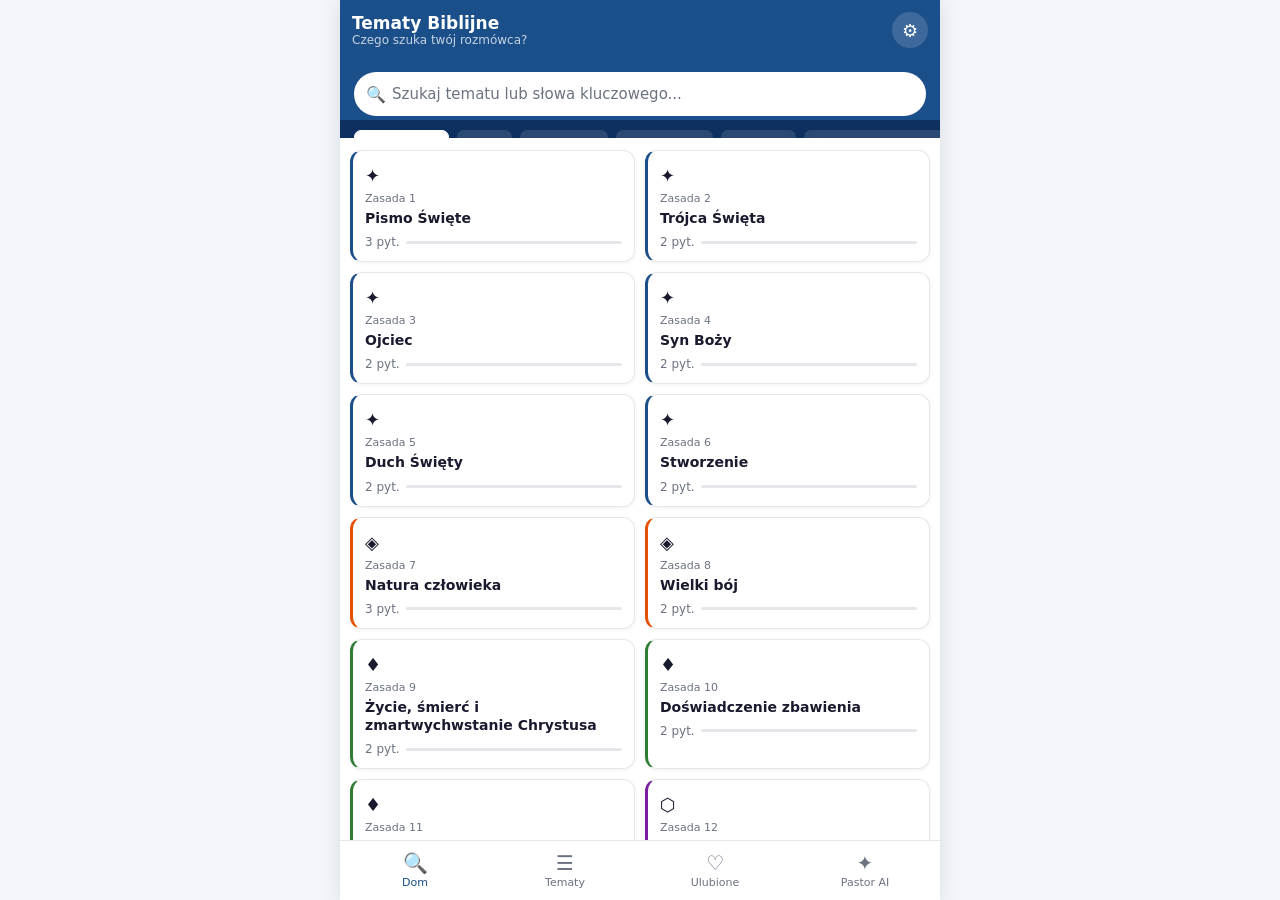
<file: index.html>
<!DOCTYPE html>
<html lang="pl">
<head>
  <meta charset="UTF-8">
  <meta name="viewport" content="width=device-width, initial-scale=1.0, viewport-fit=cover">
  <meta name="theme-color" content="#1B4F8A">
  <meta name="mobile-web-app-capable" content="yes">
  <meta name="apple-mobile-web-app-capable" content="yes">
  <meta name="apple-mobile-web-app-status-bar-style" content="black-translucent">
  <meta name="apple-mobile-web-app-title" content="Tematy Biblijne">
  <title>Tematy Biblijne</title>
  <link rel="manifest" href="manifest.json">
  <link rel="stylesheet" href="styles.css">
</head>
<body>

<!-- ══════════════ APP SHELL ══════════════ -->
<div class="app-wrap">

  <!-- Top Bar -->
  <header class="top-bar">
    <button class="top-bar-back" id="back-btn" onclick="goBack()" aria-label="Wróć">‹</button>
    <div class="top-bar-content">
      <div class="top-bar-title" id="top-title">Tematy Biblijne</div>
      <div class="top-bar-subtitle" id="top-subtitle">Czego szuka twój rozmówca?</div>
    </div>
    <button class="top-bar-settings" id="settings-btn" onclick="openSettings()" aria-label="Ustawienia">⚙</button>
  </header>

  <!-- Screens -->
  <main class="screens-wrap">

    <!-- ── Home Screen ── -->
    <div id="screen-home" class="screen active">
      <div class="search-wrap">
        <div class="search-input-wrap">
          <span class="search-icon">🔍</span>
          <input type="search" id="search-input" class="search-input"
            placeholder="Szukaj tematu lub słowa kluczowego..."
            autocomplete="off" autocorrect="off" spellcheck="false"
            oninput="onSearch(this.value)">
        </div>
      </div>
      <div class="category-chips-wrap" id="category-chips"></div>
      <div class="topics-grid" id="topics-grid"></div>
    </div>

    <!-- ── Questions Screen ── -->
    <div id="screen-questions" class="screen">
      <div class="questions-header">
        <div class="questions-zasada-title" id="q-zasada-title"></div>
        <span class="questions-chip" id="q-kategoria-chip"></span>
      </div>
      <div class="questions-list" id="questions-list"></div>
      <div class="ai-bar">
        <button class="ai-bar-btn" onclick="openChatFromTopic()">✦ Zapytaj Pastora AI o tę zasadę</button>
      </div>
    </div>

    <!-- ── Verse Screen ── -->
    <div id="screen-verse" class="screen">
      <div class="verse-screen-inner">
        <!-- Top: verse list -->
        <div class="verse-list-panel" id="verse-list-panel"></div>

        <!-- Bottom: verse detail -->
        <div class="verse-detail-panel">
          <div class="verse-empty" id="verse-empty">Wybierz tekst biblijny powyżej</div>

          <div id="verse-detail" style="display:none; flex-direction:column; flex:1; min-height:0;">
            <div class="verse-detail-content">
              <div class="verse-ref-label" id="d-ref"></div>
              <div class="verse-bible-text" id="d-text"></div>
              <div class="verse-comment-block">
                <span class="verse-comment-label">Komentarz</span>
                <div class="verse-comment-text" id="d-comment"></div>
              </div>
            </div>
            <div class="verse-nav-row">
              <button class="verse-nav-btn" id="prev-btn" onclick="moveVerse(-1)" disabled>‹</button>
              <button class="verse-nav-close" onclick="closeVerseDetail()">✕</button>
              <button class="verse-nav-btn" id="next-btn" onclick="moveVerse(1)" disabled>›</button>
            </div>
          </div>

          <button class="btn-show-guest" id="guest-btn" onclick="openGuestMode()" disabled>
            POKAŻ ROZMÓWCY ▶
          </button>
        </div>
      </div>
    </div>

    <!-- ── Chat Screen ── -->
    <div id="screen-chat" class="screen">
      <div class="chat-inner">
        <div class="chat-messages" id="chat-messages"></div>
        <div class="chat-chips-wrap" id="chat-chips"></div>
        <div class="chat-input-bar">
          <input type="text" id="chat-input" class="chat-input"
            placeholder="Twoje pytanie..."
            onkeydown="if(event.key==='Enter')sendChat()">
          <button class="chat-send-btn" id="chat-send-btn" onclick="sendChat()">➤</button>
        </div>
      </div>
    </div>

    <!-- ── Favorites Screen ── -->
    <div id="screen-favorites" class="screen">
      <div class="favorites-placeholder">
        <div class="favorites-placeholder-icon">♡</div>
        <div class="favorites-placeholder-title">Ulubione wersety</div>
        <div class="favorites-placeholder-desc">
          Funkcja zapisywania ulubionych wersetów<br>
          będzie dostępna w kolejnej wersji.
        </div>
      </div>
    </div>

    <!-- ── Settings Screen ── -->
    <div id="screen-settings" class="screen">
      <div class="settings-section">
        <div class="settings-section-title">Pastor AI</div>
        <div class="settings-row">
          <div class="settings-label">Klucz API Anthropic</div>
          <div class="settings-desc">
            Klucz API jest przechowywany lokalnie na tym urządzeniu.
            Uzyskaj klucz na console.anthropic.com
          </div>
          <input type="password" id="api-key-input" class="settings-input"
            placeholder="sk-ant-api03-…" autocomplete="off" autocorrect="off">
          <button class="btn-primary" onclick="saveApiKey()">Zapisz klucz API</button>
          <button class="btn-danger" id="clear-api-btn" onclick="clearApiKey()" style="display:none">
            Wyczyść klucz API
          </button>
          <div id="api-key-status" style="font-size:12px;color:var(--muted)"></div>
        </div>
      </div>

      <div class="settings-section" style="margin-top:12px">
        <div class="settings-section-title">Tryb rozmówcy</div>
        <div class="settings-row">
          <div class="toggle-row">
            <div>
              <div class="settings-label">Pokaż komentarz rozmówcy</div>
              <div class="settings-desc">Czy rozmówca widzi komentarz pod wersetem</div>
            </div>
            <div class="toggle" id="comment-toggle" onclick="toggleCommentSetting()"></div>
          </div>
        </div>
      </div>

      <div style="height:20px"></div>
    </div>

  </main><!-- /screens-wrap -->

  <!-- Bottom Nav -->
  <nav class="bottom-nav" id="bottom-nav">
    <button class="nav-tab active" id="tab-home" onclick="navTo('home')">
      <span class="nav-icon">🔍</span>
      <span>Dom</span>
    </button>
    <button class="nav-tab" id="tab-topics" onclick="navTo('topics')">
      <span class="nav-icon">☰</span>
      <span>Tematy</span>
    </button>
    <button class="nav-tab" id="tab-favorites" onclick="navTo('favorites')">
      <span class="nav-icon">♡</span>
      <span>Ulubione</span>
    </button>
    <button class="nav-tab" id="tab-ai" onclick="navTo('chat')">
      <span class="nav-icon">✦</span>
      <span>Pastor AI</span>
    </button>
  </nav>

</div><!-- /app-wrap -->

<!-- ══════════════ GUEST MODE OVERLAY ══════════════ -->
<div id="guest-overlay" class="guest-overlay hidden">
  <div class="guest-ref" id="guest-ref"></div>
  <div class="guest-text" id="guest-text"></div>
  <hr class="guest-divider">
  <div class="guest-comment" id="guest-comment"></div>
  <button class="guest-back" onclick="exitGuestMode()">Wróć</button>
</div>

<!-- ══════════════ SW UPDATE TOAST ══════════════ -->
<div id="sw-toast" class="sw-toast hidden">
  Dostępna nowa wersja –
  <a onclick="location.reload()">odśwież</a>
</div>

<script src="data.js"></script>
<script src="app.js"></script>
</body>
</html>
</file>
<file: styles.css>
/* styles.css – Tematy Biblijne Design System */

/* ── CSS Variables ── */
:root {
  --navy:       #1B4F8A;
  --navy-dark:  #0D3060;
  --navy-light: #E8F0FB;
  --gold:       #B8860B;
  --gold-light: #FFF8DC;
  --bg:         #F2F5F9;
  --card:       #FFFFFF;
  --text:       #1A1A2E;
  --muted:      #6B7280;
  --border:     #E5E7EB;

  --top-bar-h:  60px;
  --bottom-nav-h: 60px;
  --font-ui:    -apple-system, system-ui, BlinkMacSystemFont, "Segoe UI", sans-serif;
  --font-bible: Georgia, "Times New Roman", serif;
}

/* ── Reset & Base ── */
*, *::before, *::after { box-sizing: border-box; margin: 0; padding: 0; }

html, body {
  height: 100%;
  overflow: hidden;
  background: var(--bg);
  color: var(--text);
  font-family: var(--font-ui);
  font-size: 15px;
  -webkit-tap-highlight-color: transparent;
}

button { cursor: pointer; font-family: var(--font-ui); border: none; background: none; }
input  { font-family: var(--font-ui); }
a      { color: inherit; }

/* ── App Shell ── */
.app-wrap {
  max-width: 600px;
  margin: 0 auto;
  height: 100vh;
  display: flex;
  flex-direction: column;
  background: var(--card);
  position: relative;
  overflow: hidden;
  box-shadow: 0 0 20px rgba(0,0,0,.1);
}

/* ── Top Bar ── */
.top-bar {
  flex-shrink: 0;
  background: var(--navy);
  color: #fff;
  height: var(--top-bar-h);
  display: flex;
  align-items: center;
  padding: 0 12px;
  gap: 8px;
  z-index: 10;
}

.top-bar-back {
  width: 36px;
  height: 36px;
  display: none;
  align-items: center;
  justify-content: center;
  background: rgba(255,255,255,.15);
  border-radius: 50%;
  font-size: 22px;
  line-height: 1;
  flex-shrink: 0;
  color: #fff;
}
.top-bar-back.visible { display: flex; }

.top-bar-content {
  flex: 1;
  min-width: 0;
}

.top-bar-title {
  font-size: 17px;
  font-weight: 700;
  white-space: nowrap;
  overflow: hidden;
  text-overflow: ellipsis;
}

.top-bar-subtitle {
  font-size: 12px;
  opacity: .75;
  white-space: nowrap;
  overflow: hidden;
  text-overflow: ellipsis;
}

.top-bar-settings {
  width: 36px;
  height: 36px;
  display: flex;
  align-items: center;
  justify-content: center;
  background: rgba(255,255,255,.15);
  border-radius: 50%;
  font-size: 18px;
  color: #fff;
  flex-shrink: 0;
}

/* ── Screens Wrap ── */
.screens-wrap {
  flex: 1;
  position: relative;
  overflow: hidden;
  min-height: 0;
}

.screen {
  display: none;
  position: absolute;
  inset: 0;
  overflow-y: auto;
  -webkit-overflow-scrolling: touch;
  flex-direction: column;
}
.screen.active { display: flex; }

/* ── Bottom Nav ── */
.bottom-nav {
  flex-shrink: 0;
  height: var(--bottom-nav-h);
  background: var(--card);
  border-top: 1px solid var(--border);
  display: flex;
  z-index: 10;
}

.nav-tab {
  flex: 1;
  display: flex;
  flex-direction: column;
  align-items: center;
  justify-content: center;
  gap: 3px;
  color: var(--muted);
  font-size: 11px;
  font-weight: 500;
  padding: 6px 0;
  transition: color .15s;
}
.nav-tab .nav-icon { font-size: 20px; line-height: 1; }
.nav-tab.active { color: var(--navy); }

/* ── Search ── */
.search-wrap {
  padding: 12px 14px 4px;
  background: var(--navy);
}

.search-input-wrap {
  position: relative;
}

.search-icon {
  position: absolute;
  left: 12px;
  top: 50%;
  transform: translateY(-50%);
  font-size: 16px;
  color: var(--muted);
  pointer-events: none;
}

.search-input {
  width: 100%;
  height: 44px;
  padding: 0 12px 0 38px;
  border: none;
  border-radius: 22px;
  background: #fff;
  font-size: 15px;
  color: var(--text);
  outline: none;
}
.search-input::placeholder { color: var(--muted); }

/* ── Category Chips ── */
.category-chips-wrap {
  padding: 10px 14px 8px;
  background: var(--navy-dark);
  display: flex;
  gap: 8px;
  overflow-x: auto;
  -webkit-overflow-scrolling: touch;
  scrollbar-width: none;
}
.category-chips-wrap::-webkit-scrollbar { display: none; }

.chip {
  flex-shrink: 0;
  padding: 6px 14px;
  border-radius: 20px;
  font-size: 13px;
  font-weight: 500;
  border: 1.5px solid transparent;
  background: rgba(255,255,255,.12);
  color: rgba(255,255,255,.85);
  cursor: pointer;
  white-space: nowrap;
  transition: background .15s, color .15s, border-color .15s;
}
.chip:hover    { background: rgba(255,255,255,.2); }
.chip.active   { background: #fff; color: var(--navy); border-color: #fff; }

/* ── Topics Grid ── */
.topics-grid {
  flex: 1;
  padding: 12px 10px;
  display: grid;
  grid-template-columns: 1fr 1fr;
  gap: 10px;
  align-content: start;
}

.topic-card {
  background: var(--card);
  border-radius: 12px;
  border: 0.5px solid var(--border);
  border-left: 3px solid var(--navy);
  padding: 14px 12px 12px;
  box-shadow: 0 1px 4px rgba(0,0,0,.06);
  cursor: pointer;
  transition: box-shadow .15s, transform .1s;
  display: flex;
  flex-direction: column;
  gap: 4px;
  min-height: 100px;
}
.topic-card:active { transform: scale(.97); box-shadow: none; }

.topic-card-emoji { font-size: 18px; margin-bottom: 2px; }
.topic-card-num   { font-size: 11px; color: var(--muted); font-weight: 500; }
.topic-card-title { font-size: 14px; font-weight: 700; color: var(--text); line-height: 1.3; }

.topic-card-meta {
  margin-top: 4px;
  font-size: 12px;
  color: var(--muted);
  display: flex;
  align-items: center;
  gap: 6px;
}

.progress-bar-wrap {
  flex: 1;
  height: 3px;
  background: var(--border);
  border-radius: 2px;
  overflow: hidden;
}
.progress-bar-fill {
  height: 100%;
  background: var(--navy);
  border-radius: 2px;
  transition: width .3s;
}

/* Search results (single column) */
.topics-grid.search-results {
  grid-template-columns: 1fr;
}

/* ── Questions Screen ── */
#screen-questions {
  background: var(--bg);
}

.questions-header {
  padding: 12px 14px;
  background: var(--card);
  border-bottom: 1px solid var(--border);
}

.questions-zasada-title {
  font-size: 17px;
  font-weight: 700;
  color: var(--text);
}

.questions-chip {
  display: inline-block;
  margin-top: 6px;
  padding: 4px 12px;
  border-radius: 20px;
  font-size: 12px;
  font-weight: 500;
}

.questions-list {
  flex: 1;
  padding: 10px 12px;
  display: flex;
  flex-direction: column;
  gap: 8px;
}

.question-card {
  background: var(--card);
  border-radius: 10px;
  border: 0.5px solid var(--border);
  padding: 14px;
  display: flex;
  align-items: center;
  gap: 12px;
  cursor: pointer;
  box-shadow: 0 1px 3px rgba(0,0,0,.05);
  transition: box-shadow .15s;
}
.question-card:active { box-shadow: none; transform: scale(.98); }
.question-card.done   { opacity: .6; }

.question-icon {
  width: 32px;
  height: 32px;
  border-radius: 50%;
  background: var(--navy-light);
  color: var(--navy);
  display: flex;
  align-items: center;
  justify-content: center;
  font-size: 14px;
  font-weight: 700;
  flex-shrink: 0;
}
.question-card.done .question-icon {
  background: #E8F5E9;
  color: #2E7D32;
}

.question-text { flex: 1; font-size: 14px; line-height: 1.4; color: var(--text); }
.question-meta { font-size: 12px; color: var(--muted); margin-top: 2px; }
.question-arrow { color: var(--muted); font-size: 18px; flex-shrink: 0; }

.ai-bar {
  padding: 12px 14px;
  background: var(--card);
  border-top: 1px solid var(--border);
}

.ai-bar-btn {
  width: 100%;
  height: 44px;
  background: var(--navy);
  color: #fff;
  border-radius: 8px;
  font-size: 14px;
  font-weight: 600;
  display: flex;
  align-items: center;
  justify-content: center;
  gap: 6px;
}

/* ── Verse Screen ── */
#screen-verse {
  overflow: hidden;
  background: var(--bg);
}

.verse-screen-inner {
  display: flex;
  flex-direction: column;
  height: 100%;
}

.verse-list-panel {
  height: 42%;
  overflow-y: auto;
  -webkit-overflow-scrolling: touch;
  background: #fdfdfd;
  border-bottom: 2px solid var(--navy);
  flex-shrink: 0;
}

.verse-list-row {
  display: flex;
  border-bottom: 1px solid var(--border);
  cursor: pointer;
  min-height: 40px;
  transition: background .1s;
}
.verse-list-row.active {
  background: var(--navy-light);
  border-left: 4px solid var(--navy);
}

.verse-list-ref {
  width: 30%;
  padding: 6px 8px;
  font-size: 12px;
  font-weight: 700;
  color: var(--navy);
  border-right: 1px solid var(--border);
  display: flex;
  align-items: center;
  justify-content: center;
  text-align: center;
}

.verse-list-sum {
  width: 70%;
  padding: 6px 10px;
  font-size: 12px;
  line-height: 1.3;
  color: var(--text);
  display: flex;
  align-items: center;
}

.verse-detail-panel {
  flex: 1;
  display: flex;
  flex-direction: column;
  background: var(--card);
  min-height: 0;
}

.verse-empty {
  flex: 1;
  display: flex;
  align-items: center;
  justify-content: center;
  color: var(--muted);
  font-style: italic;
  font-size: 14px;
  text-align: center;
  padding: 20px;
}

.verse-detail-content {
  flex: 1;
  overflow-y: auto;
  padding: 14px 14px 8px;
  display: flex;
  flex-direction: column;
  gap: 10px;
}

.verse-ref-label {
  font-size: 13px;
  font-weight: 700;
  color: var(--navy);
}

.verse-bible-text {
  font-family: var(--font-bible);
  font-size: 17px;
  font-style: italic;
  line-height: 1.8;
  color: var(--text);
  border-left: 3px solid var(--gold);
  padding-left: 12px;
}

.verse-comment-block {
  background: var(--gold-light);
  border-radius: 8px;
  padding: 10px 12px;
  border: 1px solid #F0D070;
}
.verse-comment-label {
  font-size: 11px;
  font-weight: 700;
  text-transform: uppercase;
  letter-spacing: .05em;
  color: var(--muted);
  display: block;
  margin-bottom: 4px;
}
.verse-comment-text {
  font-size: 13px;
  line-height: 1.55;
  color: var(--muted);
}

.verse-nav-row {
  display: flex;
  align-items: center;
  justify-content: space-between;
  padding: 6px 14px;
  border-top: 1px solid var(--border);
  flex-shrink: 0;
}
.verse-nav-btn {
  width: 40px;
  height: 40px;
  border-radius: 50%;
  background: var(--navy);
  color: #fff;
  font-size: 20px;
  display: flex;
  align-items: center;
  justify-content: center;
}
.verse-nav-btn:disabled { opacity: .2; }
.verse-nav-close {
  font-size: 18px;
  color: #c0392b;
  font-weight: 700;
  padding: 8px 16px;
}

.btn-show-guest {
  flex-shrink: 0;
  width: calc(100% - 28px);
  margin: 0 14px 12px;
  height: 52px;
  background: var(--gold);
  color: #fff;
  border-radius: 8px;
  font-size: 16px;
  font-weight: 700;
  letter-spacing: .03em;
  display: flex;
  align-items: center;
  justify-content: center;
}
.btn-show-guest:disabled {
  opacity: .35;
  cursor: default;
}

/* ── Guest Mode Overlay ── */
.guest-overlay {
  position: fixed;
  inset: 0;
  z-index: 1000;
  background: #fff;
  display: flex;
  flex-direction: column;
  padding: 32px 24px 24px;
  animation: fadeIn .3s ease;
}
.guest-overlay.hidden { display: none; }

@keyframes fadeIn { from { opacity: 0; } to { opacity: 1; } }

.guest-ref {
  font-size: 16px;
  font-weight: 700;
  color: var(--navy);
  margin-bottom: 20px;
}

.guest-text {
  font-family: var(--font-bible);
  font-size: 22px;
  font-style: italic;
  line-height: 1.9;
  color: var(--text);
  flex-shrink: 0;
}

.guest-divider {
  border: none;
  border-top: 1px solid var(--border);
  margin: 20px 0;
}

.guest-comment {
  font-size: 15px;
  line-height: 1.6;
  color: var(--muted);
  flex: 1;
  overflow-y: auto;
}

.guest-back {
  position: fixed;
  bottom: 20px;
  right: 20px;
  font-size: 13px;
  color: var(--muted);
  background: var(--bg);
  border: 1px solid var(--border);
  border-radius: 20px;
  padding: 7px 16px;
}

/* ── Chat Screen ── */
#screen-chat {
  overflow: hidden;
  background: #F0F2F5;
}

.chat-inner {
  display: flex;
  flex-direction: column;
  height: 100%;
}

.chat-messages {
  flex: 1;
  overflow-y: auto;
  -webkit-overflow-scrolling: touch;
  padding: 14px;
  display: flex;
  flex-direction: column;
  gap: 10px;
}

.msg {
  max-width: 85%;
  padding: 10px 12px;
  border-radius: 14px;
  font-size: 14px;
  line-height: 1.5;
  white-space: pre-wrap;
  word-break: break-word;
}
.msg-ai   {
  align-self: flex-start;
  background: var(--card);
  color: var(--text);
  border-bottom-left-radius: 3px;
  box-shadow: 0 1px 3px rgba(0,0,0,.1);
}
.msg-user {
  align-self: flex-end;
  background: var(--navy-light);
  color: var(--navy);
  border-bottom-right-radius: 3px;
}
.msg-error {
  align-self: flex-start;
  background: #FFF0F0;
  color: #C62828;
  border-bottom-left-radius: 3px;
}

.msg-typing span {
  display: inline-block;
  width: 6px; height: 6px;
  background: var(--muted);
  border-radius: 50%;
  margin: 0 2px;
  animation: typingDot 1.2s infinite;
}
.msg-typing span:nth-child(2) { animation-delay: .2s; }
.msg-typing span:nth-child(3) { animation-delay: .4s; }
@keyframes typingDot { 0%,60%,100% { transform: none; } 30% { transform: translateY(-4px); } }

.chat-chips-wrap {
  padding: 6px 12px;
  display: flex;
  gap: 6px;
  overflow-x: auto;
  -webkit-overflow-scrolling: touch;
  scrollbar-width: none;
  background: var(--card);
  border-top: 1px solid var(--border);
}
.chat-chips-wrap::-webkit-scrollbar { display: none; }

.chat-chip {
  flex-shrink: 0;
  padding: 6px 12px;
  background: var(--navy-light);
  color: var(--navy);
  border-radius: 16px;
  font-size: 12px;
  font-weight: 500;
  white-space: nowrap;
  cursor: pointer;
}
.chat-chip:active { opacity: .7; }

.chat-input-bar {
  display: flex;
  gap: 8px;
  padding: 10px 12px;
  background: var(--card);
  border-top: 1px solid var(--border);
  align-items: center;
  flex-shrink: 0;
}

.chat-input {
  flex: 1;
  height: 40px;
  padding: 0 14px;
  border: 1px solid var(--border);
  border-radius: 20px;
  font-size: 14px;
  outline: none;
  background: var(--bg);
  color: var(--text);
}
.chat-input:focus { border-color: var(--navy); }

.chat-send-btn {
  width: 40px;
  height: 40px;
  background: var(--navy);
  color: #fff;
  border-radius: 50%;
  display: flex;
  align-items: center;
  justify-content: center;
  font-size: 16px;
  flex-shrink: 0;
}
.chat-send-btn:disabled { opacity: .4; }

/* ── Settings Screen ── */
#screen-settings {
  background: var(--bg);
}

.settings-section {
  margin: 14px 14px 0;
  background: var(--card);
  border-radius: 12px;
  border: 0.5px solid var(--border);
  overflow: hidden;
}
.settings-section-title {
  font-size: 12px;
  font-weight: 700;
  text-transform: uppercase;
  letter-spacing: .06em;
  color: var(--muted);
  padding: 12px 16px 6px;
}
.settings-row {
  padding: 14px 16px;
  border-top: 1px solid var(--border);
  display: flex;
  flex-direction: column;
  gap: 8px;
}
.settings-row:first-of-type { border-top: none; }
.settings-label {
  font-size: 14px;
  font-weight: 600;
  color: var(--text);
}
.settings-desc {
  font-size: 12px;
  color: var(--muted);
  line-height: 1.4;
}
.settings-input {
  width: 100%;
  height: 42px;
  padding: 0 12px;
  border: 1px solid var(--border);
  border-radius: 8px;
  font-size: 14px;
  background: var(--bg);
  color: var(--text);
  outline: none;
}
.settings-input:focus { border-color: var(--navy); }

.btn-primary {
  height: 44px;
  background: var(--navy);
  color: #fff;
  border-radius: 8px;
  font-size: 14px;
  font-weight: 600;
  width: 100%;
  display: flex;
  align-items: center;
  justify-content: center;
}

.btn-danger {
  height: 44px;
  background: #FFF0F0;
  color: #C62828;
  border: 1px solid #FFCDD2;
  border-radius: 8px;
  font-size: 14px;
  font-weight: 600;
  width: 100%;
  display: flex;
  align-items: center;
  justify-content: center;
}

.toggle-row {
  display: flex;
  align-items: center;
  justify-content: space-between;
}
.toggle {
  width: 44px;
  height: 24px;
  background: var(--border);
  border-radius: 12px;
  position: relative;
  cursor: pointer;
  transition: background .2s;
  flex-shrink: 0;
}
.toggle.on { background: var(--navy); }
.toggle::after {
  content: '';
  position: absolute;
  top: 2px;
  left: 2px;
  width: 20px;
  height: 20px;
  background: #fff;
  border-radius: 50%;
  transition: transform .2s;
  box-shadow: 0 1px 3px rgba(0,0,0,.2);
}
.toggle.on::after { transform: translateX(20px); }

/* ── Toast ── */
.sw-toast {
  position: fixed;
  bottom: calc(var(--bottom-nav-h) + 12px);
  left: 50%;
  transform: translateX(-50%);
  background: var(--navy-dark);
  color: #fff;
  padding: 10px 18px;
  border-radius: 24px;
  font-size: 13px;
  z-index: 999;
  box-shadow: 0 4px 12px rgba(0,0,0,.25);
  white-space: nowrap;
}
.sw-toast a {
  text-decoration: underline;
  cursor: pointer;
  margin-left: 6px;
  font-weight: 600;
}
.sw-toast.hidden { display: none; }

/* ── Favorites Screen ── */
#screen-favorites {
  background: var(--bg);
  align-items: center;
  justify-content: center;
}
.favorites-placeholder {
  text-align: center;
  padding: 40px 20px;
  color: var(--muted);
}
.favorites-placeholder-icon { font-size: 48px; margin-bottom: 16px; }
.favorites-placeholder-title { font-size: 18px; font-weight: 700; color: var(--text); margin-bottom: 8px; }
.favorites-placeholder-desc  { font-size: 14px; line-height: 1.5; }

/* ── Scrollbar styling ── */
::-webkit-scrollbar { width: 3px; height: 3px; }
::-webkit-scrollbar-track { background: transparent; }
::-webkit-scrollbar-thumb { background: var(--border); border-radius: 2px; }
</file>
